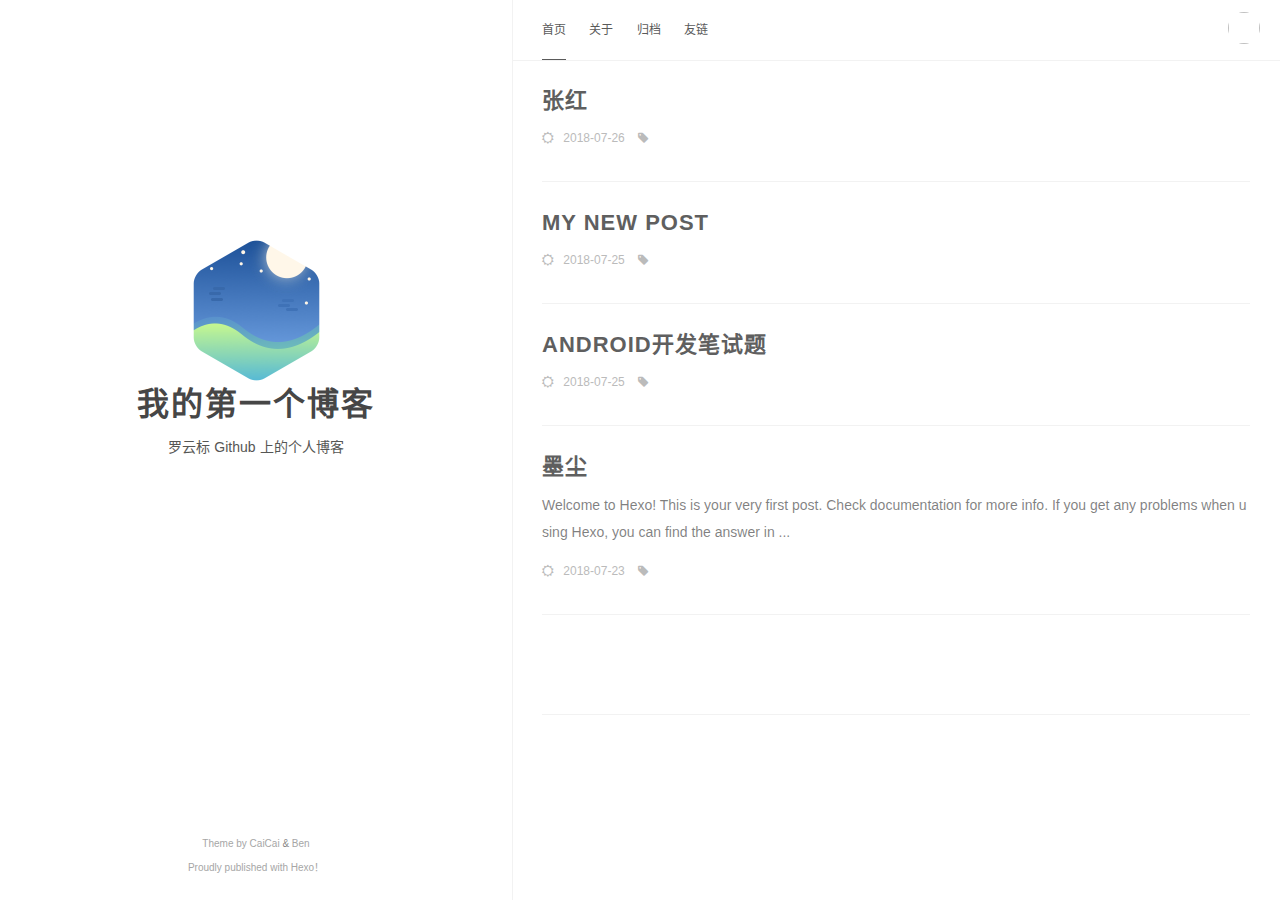
<file: index.html>
<!DOCTYPE html>
<html lang="zh-CN">

<head>
  <meta charset="utf-8">
  <meta name="X-UA-Compatible" content="IE=edge">
  <meta name="author" content="LYB">
  <title>我的第一个博客</title>
  <meta name="description" content="罗云标 Github 上的个人博客">
  <meta name="keywords">
  <meta content="width=device-width, initial-scale=1.0, maximum-scale=1.0, user-scalable=0"
                                                                                  name="viewport">
  <meta content="yes" name="apple-mobile-web-app-capable">
  <meta content="black" name="apple-mobile-web-app-status-bar-style">
  <meta content="telephone=no" name="format-detection">
  <meta name="renderer" content="webkit">
  <link rel="short icon" href="/images/favicon.png" type="image/x-icon">
  <link rel="stylesheet" href="/css/style.css">
  <link rel="stylesheet" href="/css/blog_basic.css">
  <link rel="stylesheet" href="/css/font-awesome.min.css">
  <link rel="alternate" type="application/atom+xml" title="ATOM 1.0" href="/atom.xml">
</head>

<body>
  <div class="sidebar animated fadeInDown">
    <div class="logo-title">
      <div class="title">
        <img src="/images/logo@2x.png" style="width:127px;">
        <h3 title="">
          <a href="/">我的第一个博客</a>
        </h3>
        <div class="description">
          <p>罗云标 Github 上的个人博客</p>
        </div>
      </div>
    </div>
    <ul class="social-links"></ul>
    <div class="footer">
      <a target="_blank" href="/">
        <span>Theme by </span>
      </a>
      <a href="https://www.caicai.me"> CaiCai </a>
      <span>&</span>
      <a href="https://github.com/Ben02/hexo-theme-Anatole"> Ben</a>
      <div class="by_farbox">
        <a href="https://hexo.io/zh-cn/" target="_blank">Proudly published with Hexo&#65281;</a>
      </div>
    </div>
  </div>
  <div class="main">
    <div class="page-top animated fadeInDown">
      <div class="nav">
        <li>
          <a class="current" href="/">首页</a>
        </li>
        <li>
          <a href="/about">关于</a>
        </li>
        <li>
          <a href="/archives">归档</a>
        </li>
        <li>
          <a href="/links">友链</a>
        </li>
      </div>
      <div class="information">
        <div class="back_btn">
          <li>
            <a class="fa fa-chevron-left" onclick="window.history.go(-1)" style="display:none;">
            </a>
          </li>
        </div>
        <div class="avatar">
          <img>
        </div>
      </div>
    </div>
    <div class="autopagerize_page_element">
      <div class="content">
        <div class="post animated fadeInDown">
          <div class="post-title">
            <h3>
              <a href="/2018/07/26/张红/">张红</a>
            </h3>
          </div>
          <div class="post-content">
            <p>
            </p>
          </div>
          <div class="post-footer">
            <div class="meta">
              <div class="info">
                <i class="fa fa-sun-o"></i>
                <span class="date">2018-07-26</span>
                <i class="fa fa-tag"></i>
              </div>
            </div>
          </div>
        </div>
        <div class="post animated fadeInDown">
          <div class="post-title">
            <h3>
              <a href="/2018/07/25/My-New-Post/">My New Post</a>
            </h3>
          </div>
          <div class="post-content">
            <p>
            </p>
          </div>
          <div class="post-footer">
            <div class="meta">
              <div class="info">
                <i class="fa fa-sun-o"></i>
                <span class="date">2018-07-25</span>
                <i class="fa fa-tag"></i>
              </div>
            </div>
          </div>
        </div>
        <div class="post animated fadeInDown">
          <div class="post-title">
            <h3>
              <a href="/2018/07/25/Android开发笔试题/">Android开发笔试题</a>
            </h3>
          </div>
          <div class="post-content">
            <p>
            </p>
          </div>
          <div class="post-footer">
            <div class="meta">
              <div class="info">
                <i class="fa fa-sun-o"></i>
                <span class="date">2018-07-25</span>
                <i class="fa fa-tag"></i>
              </div>
            </div>
          </div>
        </div>
        <div class="post animated fadeInDown">
          <div class="post-title">
            <h3>
              <a href="/2018/07/23/hello-world/">墨尘</a>
            </h3>
          </div>
          <div class="post-content">
            <p>Welcome to Hexo! This is your very first post. Check documentation for
              more info. If you get any problems when using Hexo, you can find the
              answer in ...
            </p>
          </div>
          <div class="post-footer">
            <div class="meta">
              <div class="info">
                <i class="fa fa-sun-o"></i>
                <span class="date">2018-07-23</span>
                <i class="fa fa-tag"></i>
              </div>
            </div>
          </div>
        </div>
        <div class="pagination">
          <ul class="clearfix"></ul>
        </div>
      </div>
    </div>
  </div>
  <script src="/js/jquery.js"></script>
  <script src="/js/jquery-migrate-1.2.1.min.js"></script>
  <script src="/js/jquery.appear.js"></script>
</body>

</html>
</file>
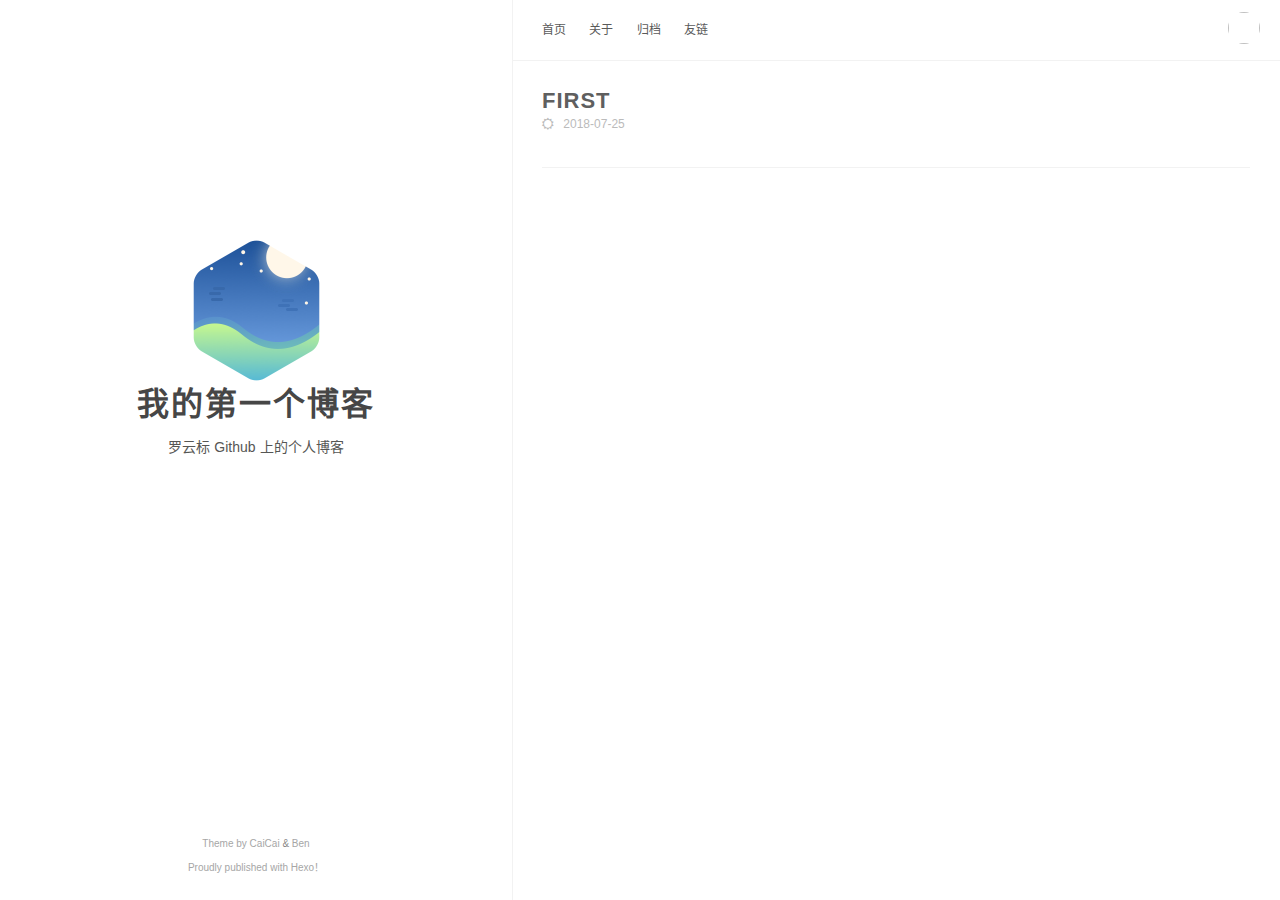
<file: about/index.html>
<!DOCTYPE html>
<html lang="zh-CN">

<head>
  <meta charset="utf-8">
  <meta name="X-UA-Compatible" content="IE=edge">
  <meta name="author" content="LYB">
  <title>first · 我的第一个博客</title>
  <meta name="description" content="">
  <meta name="keywords">
  <meta content="width=device-width, initial-scale=1.0, maximum-scale=1.0, user-scalable=0"
                                                                                  name="viewport">
  <meta content="yes" name="apple-mobile-web-app-capable">
  <meta content="black" name="apple-mobile-web-app-status-bar-style">
  <meta content="telephone=no" name="format-detection">
  <meta name="renderer" content="webkit">
  <link rel="short icon" href="/images/favicon.png" type="image/x-icon">
  <link rel="stylesheet" href="/css/style.css">
  <link rel="stylesheet" href="/css/blog_basic.css">
  <link rel="stylesheet" href="/css/font-awesome.min.css">
  <link rel="alternate" type="application/atom+xml" title="ATOM 1.0" href="/atom.xml">
</head>

<body>
  <div class="sidebar animated fadeInDown">
    <div class="logo-title">
      <div class="title">
        <img src="/images/logo@2x.png" style="width:127px;">
        <h3 title="">
          <a href="/">我的第一个博客</a>
        </h3>
        <div class="description">
          <p>罗云标 Github 上的个人博客</p>
        </div>
      </div>
    </div>
    <ul class="social-links"></ul>
    <div class="footer">
      <a target="_blank" href="/">
        <span>Theme by </span>
      </a>
      <a href="https://www.caicai.me"> CaiCai </a>
      <span>&</span>
      <a href="https://github.com/Ben02/hexo-theme-Anatole"> Ben</a>
      <div class="by_farbox">
        <a href="https://hexo.io/zh-cn/" target="_blank">Proudly published with Hexo&#65281;</a>
      </div>
    </div>
  </div>
  <div class="main">
    <div class="page-top animated fadeInDown">
      <div class="nav">
        <li>
          <a href="/">首页</a>
        </li>
        <li>
          <a href="/about">关于</a>
        </li>
        <li>
          <a href="/archives">归档</a>
        </li>
        <li>
          <a href="/links">友链</a>
        </li>
      </div>
      <div class="information">
        <div class="back_btn">
          <li>
            <a class="fa fa-chevron-left" onclick="window.history.go(-1)" style="display:none;">
            </a>
          </li>
        </div>
        <div class="avatar">
          <img>
        </div>
      </div>
    </div>
    <div class="autopagerize_page_element">
      <div class="content">
        <div class="post-page">
          <div class="post animated fadeInDown">
            <div class="post-title">
              <h3>
                <a>first</a>
              </h3>
            </div>
            <div class="post-content">
            </div>
            <div class="post-footer">
              <div class="meta">
                <div class="info">
                  <i class="fa fa-sun-o"></i>
                  <span class="date">2018-07-25</span>
                </div>
              </div>
            </div>
          </div>
        </div>
      </div>
    </div>
  </div>
  <script src="/js/jquery.js"></script>
  <script src="/js/jquery-migrate-1.2.1.min.js"></script>
  <script src="/js/jquery.appear.js"></script>
</body>

</html>
</file>
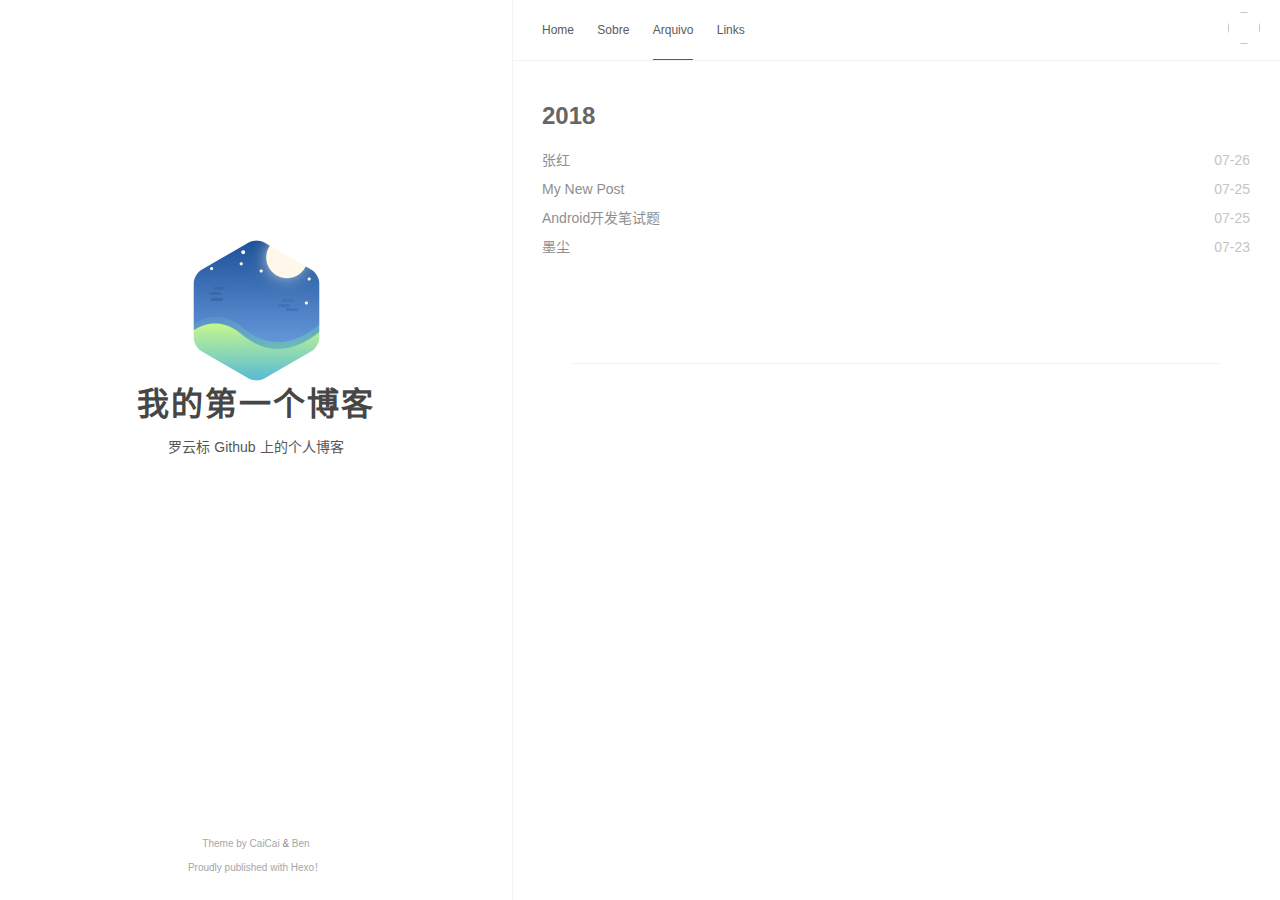
<file: archives/index.html>
<!DOCTYPE html>
<html lang="zh-CN">

<head>
  <meta charset="utf-8">
  <meta name="X-UA-Compatible" content="IE=edge">
  <meta name="author" content="LYB">
  <title>归档 · 我的第一个博客</title>
  <meta name="description" content="归档页面 - 我的第一个博客">
  <meta name="keywords">
  <meta content="width=device-width, initial-scale=1.0, maximum-scale=1.0, user-scalable=0"
                                                                                  name="viewport">
  <meta content="yes" name="apple-mobile-web-app-capable">
  <meta content="black" name="apple-mobile-web-app-status-bar-style">
  <meta content="telephone=no" name="format-detection">
  <meta name="renderer" content="webkit">
  <link rel="short icon" href="/images/favicon.png" type="image/x-icon">
  <link rel="stylesheet" href="/css/style.css">
  <link rel="stylesheet" href="/css/blog_basic.css">
  <link rel="stylesheet" href="/css/font-awesome.min.css">
  <link rel="alternate" type="application/atom+xml" title="ATOM 1.0" href="/atom.xml">
</head>

<body>
  <div class="sidebar animated fadeInDown">
    <div class="logo-title">
      <div class="title">
        <img src="/images/logo@2x.png" style="width:127px;">
        <h3 title="">
          <a href="/">我的第一个博客</a>
        </h3>
        <div class="description">
          <p>罗云标 Github 上的个人博客</p>
        </div>
      </div>
    </div>
    <ul class="social-links"></ul>
    <div class="footer">
      <a target="_blank" href="/">
        <span>Theme by </span>
      </a>
      <a href="https://www.caicai.me"> CaiCai </a>
      <span>&</span>
      <a href="https://github.com/Ben02/hexo-theme-Anatole"> Ben</a>
      <div class="by_farbox">
        <a href="https://hexo.io/zh-cn/" target="_blank">Proudly published with Hexo&#65281;</a>
      </div>
    </div>
  </div>
  <div class="main">
    <div class="page-top animated fadeInDown">
      <div class="nav">
        <li>
          <a href="/">Home</a>
        </li>
        <li>
          <a href="/about">Sobre</a>
        </li>
        <li>
          <a class="current" href="/archives">Arquivo</a>
        </li>
        <li>
          <a href="/links">Links</a>
        </li>
      </div>
      <div class="information">
        <div class="back_btn">
          <li>
            <a class="fa fa-chevron-left" onclick="window.history.go(-1)" style="display:none;">
            </a>
          </li>
        </div>
        <div class="avatar">
          <img>
        </div>
      </div>
    </div>
    <div class="autopagerize_page_element">
      <div class="content">
        <div class="archive animated fadeInDown">
          <ul class="list-with-title">
            <div class="archive">
              <div class="listing-title">2018</div>
              <ul class="listing">
                <div class="listing-item">
                  <div class="listing-post">
                    <a href="/2018/07/26/张红/" title="张红">张红</a>
                    <div class="post-time">
                      <span class="date">07-26</span>
                    </div>
                  </div>
                </div>
                <div class="listing-item">
                  <div class="listing-post">
                    <a href="/2018/07/25/My-New-Post/" title="My New Post">My New Post</a>
                    <div class="post-time">
                      <span class="date">07-25</span>
                    </div>
                  </div>
                </div>
                <div class="listing-item">
                  <div class="listing-post">
                    <a href="/2018/07/25/Android开发笔试题/" title="Android开发笔试题">Android开发笔试题</a>
                    <div class="post-time">
                      <span class="date">07-25</span>
                    </div>
                  </div>
                </div>
                <div class="listing-item">
                  <div class="listing-post">
                    <a href="/2018/07/23/hello-world/" title="墨尘">墨尘</a>
                    <div class="post-time">
                      <span class="date">07-23</span>
                    </div>
                  </div>
                </div>
            </div>
            <div class="pagination">
              <ul class="clearfix"></ul>
            </div>
            </ul>
        </div>
      </div>
    </div>
  </div>
  <script src="/js/jquery.js"></script>
  <script src="/js/jquery-migrate-1.2.1.min.js"></script>
  <script src="/js/jquery.appear.js"></script>
</body>

</html>
</file>
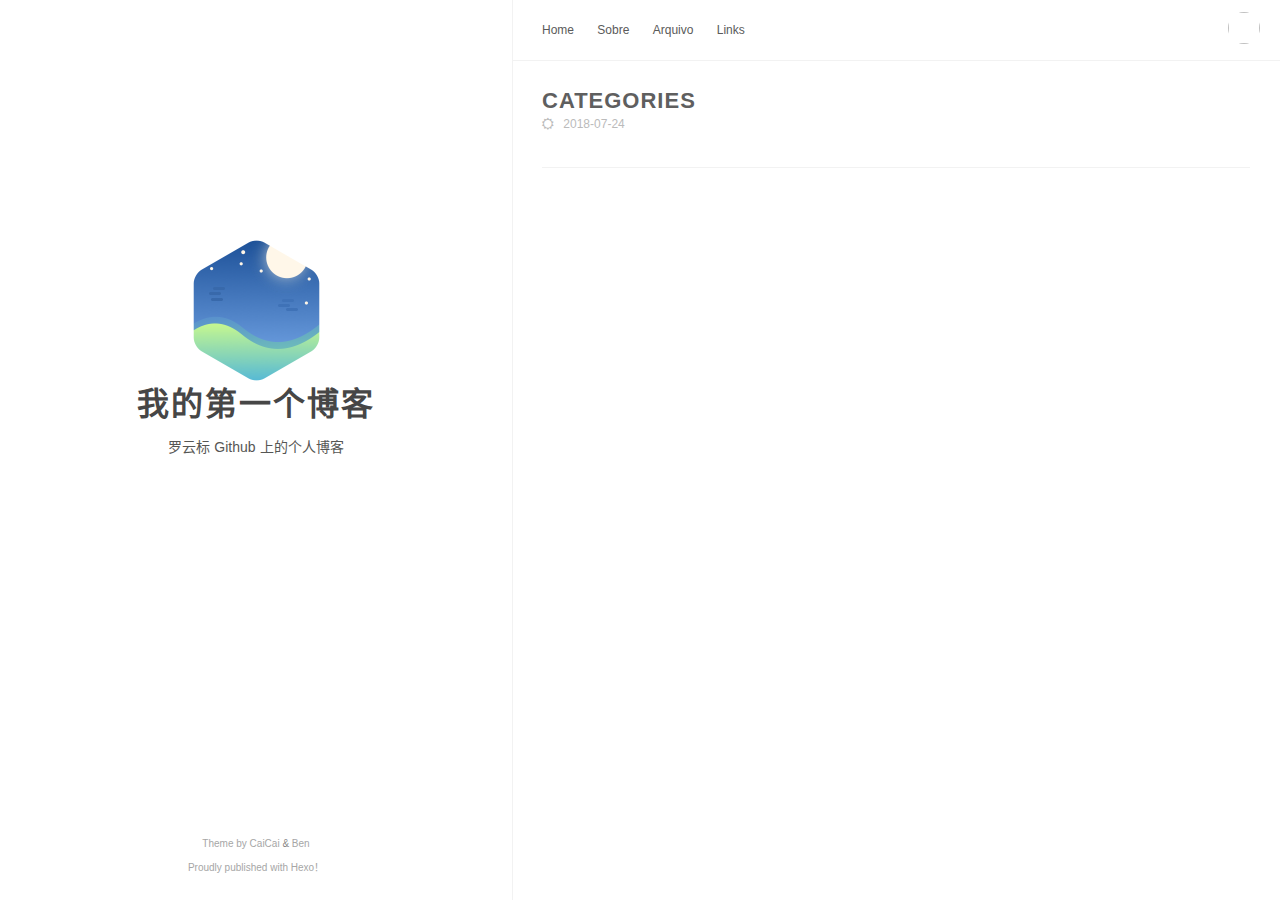
<file: categories/index.html>
<!DOCTYPE html>
<html lang="zh-CN">

<head>
  <meta charset="utf-8">
  <meta name="X-UA-Compatible" content="IE=edge">
  <meta name="author" content="LYB">
  <title>categories · 我的第一个博客</title>
  <meta name="description" content="">
  <meta name="keywords">
  <meta content="width=device-width, initial-scale=1.0, maximum-scale=1.0, user-scalable=0"
                                                                                  name="viewport">
  <meta content="yes" name="apple-mobile-web-app-capable">
  <meta content="black" name="apple-mobile-web-app-status-bar-style">
  <meta content="telephone=no" name="format-detection">
  <meta name="renderer" content="webkit">
  <link rel="short icon" href="/images/favicon.png" type="image/x-icon">
  <link rel="stylesheet" href="/css/style.css">
  <link rel="stylesheet" href="/css/blog_basic.css">
  <link rel="stylesheet" href="/css/font-awesome.min.css">
  <link rel="alternate" type="application/atom+xml" title="ATOM 1.0" href="/atom.xml">
</head>

<body>
  <div class="sidebar animated fadeInDown">
    <div class="logo-title">
      <div class="title">
        <img src="/images/logo@2x.png" style="width:127px;">
        <h3 title="">
          <a href="/">我的第一个博客</a>
        </h3>
        <div class="description">
          <p>罗云标 Github 上的个人博客</p>
        </div>
      </div>
    </div>
    <ul class="social-links"></ul>
    <div class="footer">
      <a target="_blank" href="/">
        <span>Theme by </span>
      </a>
      <a href="https://www.caicai.me"> CaiCai </a>
      <span>&</span>
      <a href="https://github.com/Ben02/hexo-theme-Anatole"> Ben</a>
      <div class="by_farbox">
        <a href="https://hexo.io/zh-cn/" target="_blank">Proudly published with Hexo&#65281;</a>
      </div>
    </div>
  </div>
  <div class="main">
    <div class="page-top animated fadeInDown">
      <div class="nav">
        <li>
          <a href="/">Home</a>
        </li>
        <li>
          <a href="/about">Sobre</a>
        </li>
        <li>
          <a href="/archives">Arquivo</a>
        </li>
        <li>
          <a href="/links">Links</a>
        </li>
      </div>
      <div class="information">
        <div class="back_btn">
          <li>
            <a class="fa fa-chevron-left" onclick="window.history.go(-1)" style="display:none;">
            </a>
          </li>
        </div>
        <div class="avatar">
          <img>
        </div>
      </div>
    </div>
    <div class="autopagerize_page_element">
      <div class="content">
        <div class="post-page">
          <div class="post animated fadeInDown">
            <div class="post-title">
              <h3>
                <a>categories</a>
              </h3>
            </div>
            <div class="post-content">
            </div>
            <div class="post-footer">
              <div class="meta">
                <div class="info">
                  <i class="fa fa-sun-o"></i>
                  <span class="date">2018-07-24</span>
                </div>
              </div>
            </div>
          </div>
        </div>
      </div>
    </div>
  </div>
  <script src="/js/jquery.js"></script>
  <script src="/js/jquery-migrate-1.2.1.min.js"></script>
  <script src="/js/jquery.appear.js"></script>
</body>

</html>
</file>
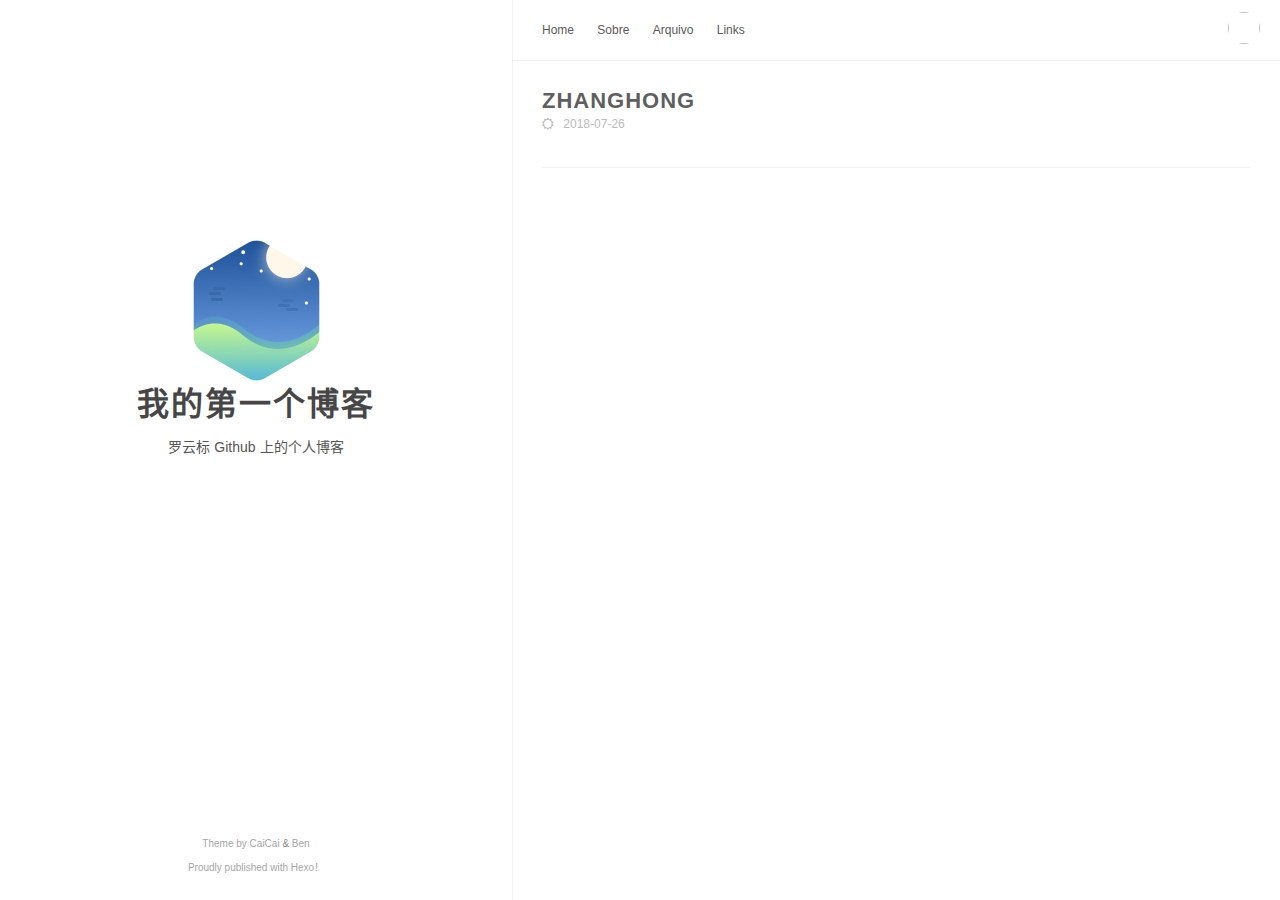
<file: zhanghong/index.html>
<!DOCTYPE html>
<html lang="zh-CN">

<head>
  <meta charset="utf-8">
  <meta name="X-UA-Compatible" content="IE=edge">
  <meta name="author" content="LYB">
  <title>zhanghong · 我的第一个博客</title>
  <meta name="description" content="">
  <meta name="keywords">
  <meta content="width=device-width, initial-scale=1.0, maximum-scale=1.0, user-scalable=0"
                                                                                  name="viewport">
  <meta content="yes" name="apple-mobile-web-app-capable">
  <meta content="black" name="apple-mobile-web-app-status-bar-style">
  <meta content="telephone=no" name="format-detection">
  <meta name="renderer" content="webkit">
  <link rel="short icon" href="/images/favicon.png" type="image/x-icon">
  <link rel="stylesheet" href="/css/style.css">
  <link rel="stylesheet" href="/css/blog_basic.css">
  <link rel="stylesheet" href="/css/font-awesome.min.css">
  <link rel="alternate" type="application/atom+xml" title="ATOM 1.0" href="/atom.xml">
</head>

<body>
  <div class="sidebar animated fadeInDown">
    <div class="logo-title">
      <div class="title">
        <img src="/images/logo@2x.png" style="width:127px;">
        <h3 title="">
          <a href="/">我的第一个博客</a>
        </h3>
        <div class="description">
          <p>罗云标 Github 上的个人博客</p>
        </div>
      </div>
    </div>
    <ul class="social-links"></ul>
    <div class="footer">
      <a target="_blank" href="/">
        <span>Theme by </span>
      </a>
      <a href="https://www.caicai.me"> CaiCai </a>
      <span>&</span>
      <a href="https://github.com/Ben02/hexo-theme-Anatole"> Ben</a>
      <div class="by_farbox">
        <a href="https://hexo.io/zh-cn/" target="_blank">Proudly published with Hexo&#65281;</a>
      </div>
    </div>
  </div>
  <div class="main">
    <div class="page-top animated fadeInDown">
      <div class="nav">
        <li>
          <a href="/">Home</a>
        </li>
        <li>
          <a href="/about">Sobre</a>
        </li>
        <li>
          <a href="/archives">Arquivo</a>
        </li>
        <li>
          <a href="/links">Links</a>
        </li>
      </div>
      <div class="information">
        <div class="back_btn">
          <li>
            <a class="fa fa-chevron-left" onclick="window.history.go(-1)" style="display:none;">
            </a>
          </li>
        </div>
        <div class="avatar">
          <img>
        </div>
      </div>
    </div>
    <div class="autopagerize_page_element">
      <div class="content">
        <div class="post-page">
          <div class="post animated fadeInDown">
            <div class="post-title">
              <h3>
                <a>zhanghong</a>
              </h3>
            </div>
            <div class="post-content">
            </div>
            <div class="post-footer">
              <div class="meta">
                <div class="info">
                  <i class="fa fa-sun-o"></i>
                  <span class="date">2018-07-26</span>
                </div>
              </div>
            </div>
          </div>
        </div>
      </div>
    </div>
  </div>
  <script src="/js/jquery.js"></script>
  <script src="/js/jquery-migrate-1.2.1.min.js"></script>
  <script src="/js/jquery.appear.js"></script>
</body>

</html>
</file>
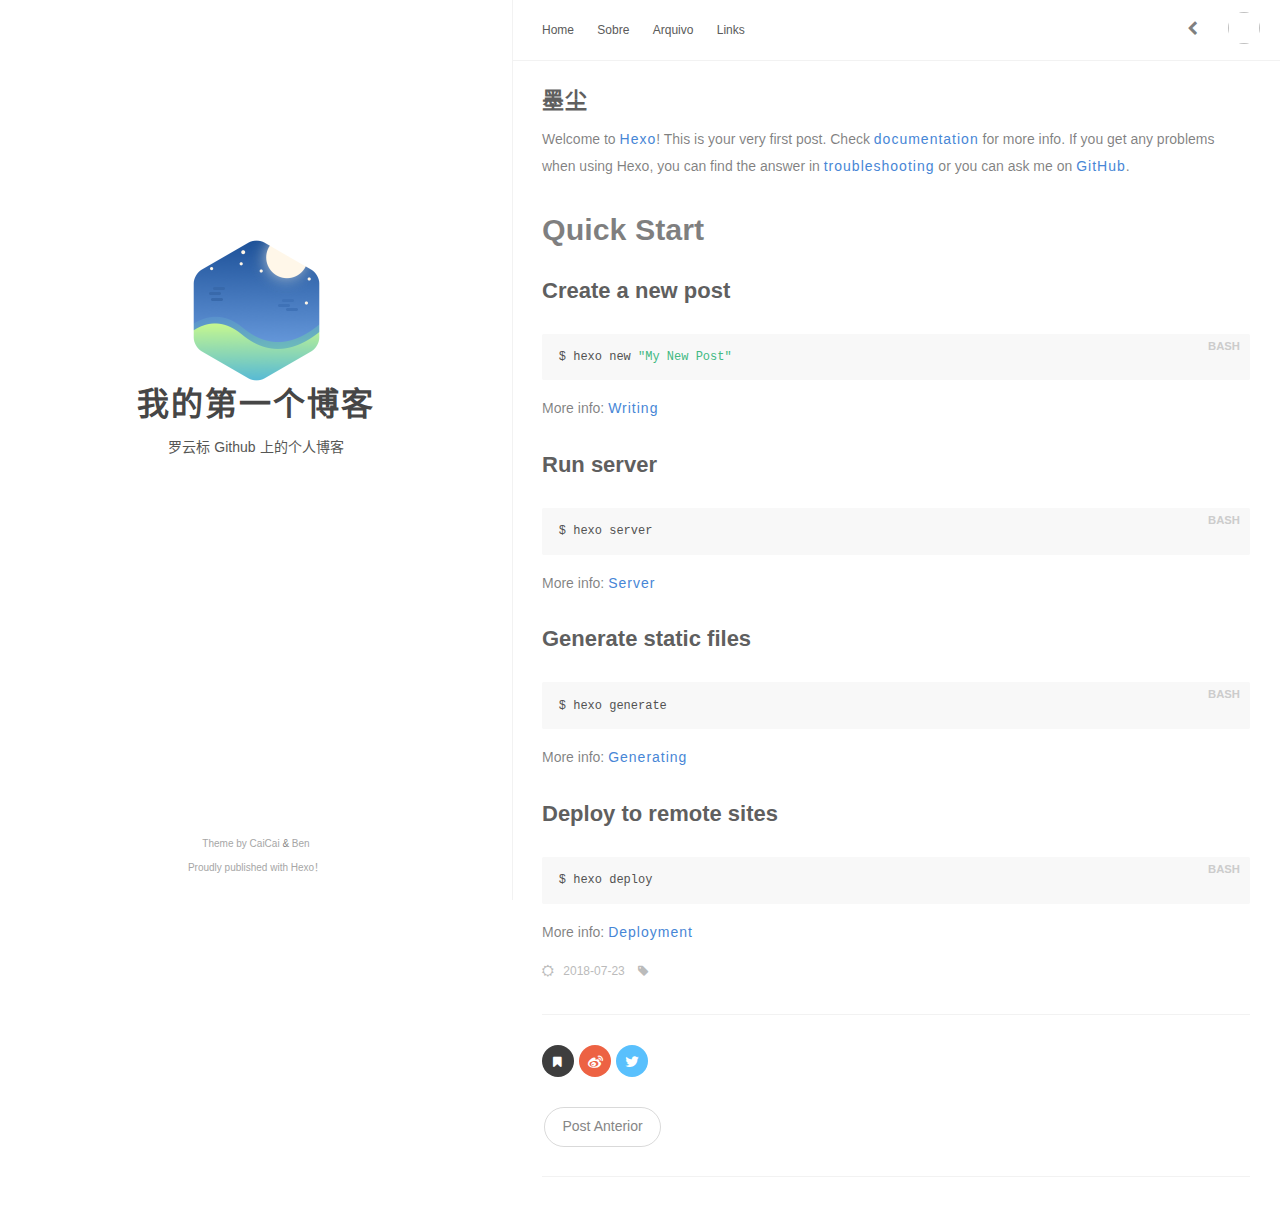
<file: 2018/07/23/hello-world/index.html>
<!DOCTYPE html>
<html lang="zh-CN">

<head>
  <meta charset="utf-8">
  <meta name="X-UA-Compatible" content="IE=edge">
  <meta name="author" content="LYB">
  <title>墨尘 · 我的第一个博客</title>
  <meta name="description" content="Welcome to
  Hexo! This is your very first post. Check
  documentation for more info. If you get any problems when using Hexo, you can
  find the answ">
  <meta name="keywords">
  <meta content="width=device-width, initial-scale=1.0, maximum-scale=1.0, user-scalable=0"
                                                                                  name="viewport">
  <meta content="yes" name="apple-mobile-web-app-capable">
  <meta content="black" name="apple-mobile-web-app-status-bar-style">
  <meta content="telephone=no" name="format-detection">
  <meta name="renderer" content="webkit">
  <link rel="short icon" href="/images/favicon.png" type="image/x-icon">
  <link rel="stylesheet" href="/css/style.css">
  <link rel="stylesheet" href="/css/blog_basic.css">
  <link rel="stylesheet" href="/css/font-awesome.min.css">
  <link rel="alternate" type="application/atom+xml" title="ATOM 1.0" href="/atom.xml">
</head>

<body>
  <div class="sidebar animated fadeInDown">
    <div class="logo-title">
      <div class="title">
        <img src="/images/logo@2x.png" style="width:127px;">
        <h3 title="">
          <a href="/">我的第一个博客</a>
        </h3>
        <div class="description">
          <p>罗云标 Github 上的个人博客</p>
        </div>
      </div>
    </div>
    <ul class="social-links"></ul>
    <div class="footer">
      <a target="_blank" href="/">
        <span>Theme by </span>
      </a>
      <a href="https://www.caicai.me"> CaiCai </a>
      <span>&</span>
      <a href="https://github.com/Ben02/hexo-theme-Anatole"> Ben</a>
      <div class="by_farbox">
        <a href="https://hexo.io/zh-cn/" target="_blank">Proudly published with Hexo&#65281;</a>
      </div>
    </div>
  </div>
  <div class="main">
    <div class="page-top animated fadeInDown">
      <div class="nav">
        <li>
          <a href="/">Home</a>
        </li>
        <li>
          <a href="/about">Sobre</a>
        </li>
        <li>
          <a href="/archives">Arquivo</a>
        </li>
        <li>
          <a href="/links">Links</a>
        </li>
      </div>
      <div class="information">
        <div class="back_btn">
          <li>
            <a class="fa fa-chevron-left" onclick="window.history.go(-1)"> </a>
          </li>
        </div>
        <div class="avatar">
          <img>
        </div>
      </div>
    </div>
    <div class="autopagerize_page_element">
      <div class="content">
        <div class="post-page">
          <div class="post animated fadeInDown">
            <div class="post-title">
              <h3>
                <a>墨尘</a>
              </h3>
            </div>
            <div class="post-content">
              <p>Welcome to
                <a href="https://hexo.io/" target="_blank" rel="noopener">Hexo</a>! This is your very first post. Check
                <a href="https://hexo.io/docs/" target="_blank" rel="noopener">documentation</a> for more info. If you get any problems when using
                Hexo, you can find the answer in
                <a href="https://hexo.io/docs/troubleshooting.html" target="_blank" rel="noopener">troubleshooting</a> or you can ask me on
                <a href="https://github.com/hexojs/hexo/issues" target="_blank" rel="noopener">GitHub</a>.</p>
              <h2 id="Quick-Start">
                <a href="#Quick-Start" class="headerlink" title="Quick Start"></a>Quick Start</h2>
              <h3 id="Create-a-new-post">
                <a href="#Create-a-new-post" class="headerlink" title="Create a new post"></a>Create a new post</h3>
              <figure class="highlight bash">
                <table>
                  <tr>
                    <td class="code">
                      <pre><span class="line">$ hexo new <span class="string">"My New Post"</span></span><br></pre>
                    </td>
                  </tr>
                </table>
              </figure>
              <p>More info:
                <a href="https://hexo.io/docs/writing.html" target="_blank" rel="noopener">Writing</a>
              </p>
              <h3 id="Run-server">
                <a href="#Run-server" class="headerlink" title="Run server"></a>Run server</h3>
              <figure class="highlight bash">
                <table>
                  <tr>
                    <td class="code">
                      <pre><span class="line">$ hexo server</span><br></pre>
                    </td>
                  </tr>
                </table>
              </figure>
              <p>More info:
                <a href="https://hexo.io/docs/server.html" target="_blank" rel="noopener">Server</a>
              </p>
              <h3 id="Generate-static-files">
                <a href="#Generate-static-files" class="headerlink" title="Generate static files"></a>Generate static files</h3>
              <figure class="highlight bash">
                <table>
                  <tr>
                    <td class="code">
                      <pre><span class="line">$ hexo generate</span><br></pre>
                    </td>
                  </tr>
                </table>
              </figure>
              <p>More info:
                <a href="https://hexo.io/docs/generating.html" target="_blank" rel="noopener">Generating</a>
              </p>
              <h3 id="Deploy-to-remote-sites">
                <a href="#Deploy-to-remote-sites" class="headerlink" title="Deploy to remote sites"></a>Deploy to remote sites</h3>
              <figure class="highlight bash">
                <table>
                  <tr>
                    <td class="code">
                      <pre><span class="line">$ hexo deploy</span><br></pre>
                    </td>
                  </tr>
                </table>
              </figure>
              <p>More info:
                <a href="https://hexo.io/docs/deployment.html" target="_blank" rel="noopener">Deployment</a>
              </p>
            </div>
            <div class="post-footer">
              <div class="meta">
                <div class="info">
                  <i class="fa fa-sun-o"></i>
                  <span class="date">2018-07-23</span>
                  <i class="fa fa-tag"></i>
                </div>
              </div>
            </div>
          </div>
          <div class="share">
            <div class="evernote">
              <a class="fa fa-bookmark" href="javascript:(function(){EN_CLIP_HOST='http://www.evernote.com';try{var%20x=document.createElement('SCRIPT');x.type='text/javascript';x.src=EN_CLIP_HOST+'/public/bookmarkClipper.js?'+(new%20Date().getTime()/100000);document.getElementsByTagName('head')[0].appendChild(x);}catch(e){location.href=EN_CLIP_HOST+'/clip.action?url='+encodeURIComponent(location.href)+'&amp;title='+encodeURIComponent(document.title);}})();"
                                                                                              ref="nofollow" target="_blank"></a>
            </div>
            <div class="weibo">
              <a class="fa fa-weibo" href="javascript:void((function(s,d,e){try{}catch(e){}var f='http://service.weibo.com/share/share.php?',u=d.location.href,p=['url=',e(u),'&amp;title=',e(d.title),'&amp;appkey=2924220432'].join('');function a(){if(!window.open([f,p].join(''),'mb',['toolbar=0,status=0,resizable=1,width=620,height=450,left=',(s.width-620)/2,',top=',(s.height-450)/2].join('')))u.href=[f,p].join('');};if(/Firefox/.test(navigator.userAgent)){setTimeout(a,0)}else{a()}})(screen,document,encodeURIComponent));"></a>
            </div>
            <div class="twitter">
              <a class="fa fa-twitter" href="http://twitter.com/home?status=,http://lybcos.github.io/2018/07/23/hello-world/,我的第一个博客,墨尘,;"></a>
            </div>
          </div>
          <div class="pagination">
            <ul class="clearfix">
              <li class="pre pagbuttons">
                <a class="btn" role="navigation" href="/2018/07/25/Android开发笔试题/" title="Android开发笔试题">Post Anterior</a>
              </li>
            </ul>
          </div>
        </div>
      </div>
    </div>
  </div>
  <script src="/js/jquery.js"></script>
  <script src="/js/jquery-migrate-1.2.1.min.js"></script>
  <script src="/js/jquery.appear.js"></script>
</body>

</html>
</file>
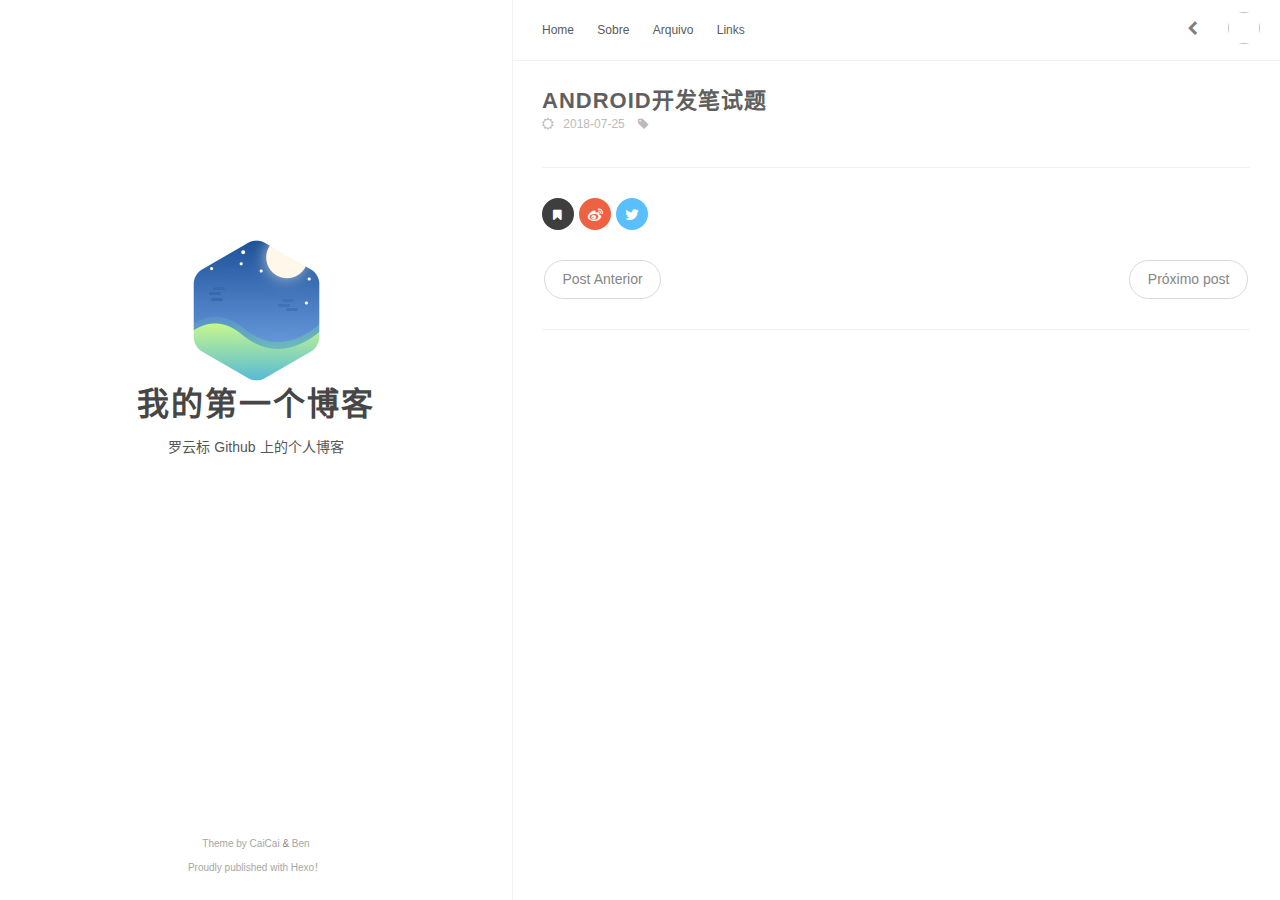
<file: 2018/07/25/Android开发笔试题/index.html>
<!DOCTYPE html>
<html lang="zh-CN">

<head>
  <meta charset="utf-8">
  <meta name="X-UA-Compatible" content="IE=edge">
  <meta name="author" content="LYB">
  <title>Android开发笔试题 · 我的第一个博客</title>
  <meta name="description" content="">
  <meta name="keywords">
  <meta content="width=device-width, initial-scale=1.0, maximum-scale=1.0, user-scalable=0"
                                                                                  name="viewport">
  <meta content="yes" name="apple-mobile-web-app-capable">
  <meta content="black" name="apple-mobile-web-app-status-bar-style">
  <meta content="telephone=no" name="format-detection">
  <meta name="renderer" content="webkit">
  <link rel="short icon" href="/images/favicon.png" type="image/x-icon">
  <link rel="stylesheet" href="/css/style.css">
  <link rel="stylesheet" href="/css/blog_basic.css">
  <link rel="stylesheet" href="/css/font-awesome.min.css">
  <link rel="alternate" type="application/atom+xml" title="ATOM 1.0" href="/atom.xml">
</head>

<body>
  <div class="sidebar animated fadeInDown">
    <div class="logo-title">
      <div class="title">
        <img src="/images/logo@2x.png" style="width:127px;">
        <h3 title="">
          <a href="/">我的第一个博客</a>
        </h3>
        <div class="description">
          <p>罗云标 Github 上的个人博客</p>
        </div>
      </div>
    </div>
    <ul class="social-links"></ul>
    <div class="footer">
      <a target="_blank" href="/">
        <span>Theme by </span>
      </a>
      <a href="https://www.caicai.me"> CaiCai </a>
      <span>&</span>
      <a href="https://github.com/Ben02/hexo-theme-Anatole"> Ben</a>
      <div class="by_farbox">
        <a href="https://hexo.io/zh-cn/" target="_blank">Proudly published with Hexo&#65281;</a>
      </div>
    </div>
  </div>
  <div class="main">
    <div class="page-top animated fadeInDown">
      <div class="nav">
        <li>
          <a href="/">Home</a>
        </li>
        <li>
          <a href="/about">Sobre</a>
        </li>
        <li>
          <a href="/archives">Arquivo</a>
        </li>
        <li>
          <a href="/links">Links</a>
        </li>
      </div>
      <div class="information">
        <div class="back_btn">
          <li>
            <a class="fa fa-chevron-left" onclick="window.history.go(-1)"> </a>
          </li>
        </div>
        <div class="avatar">
          <img>
        </div>
      </div>
    </div>
    <div class="autopagerize_page_element">
      <div class="content">
        <div class="post-page">
          <div class="post animated fadeInDown">
            <div class="post-title">
              <h3>
                <a>Android开发笔试题</a>
              </h3>
            </div>
            <div class="post-content">
            </div>
            <div class="post-footer">
              <div class="meta">
                <div class="info">
                  <i class="fa fa-sun-o"></i>
                  <span class="date">2018-07-25</span>
                  <i class="fa fa-tag"></i>
                </div>
              </div>
            </div>
          </div>
          <div class="share">
            <div class="evernote">
              <a class="fa fa-bookmark" href="javascript:(function(){EN_CLIP_HOST='http://www.evernote.com';try{var%20x=document.createElement('SCRIPT');x.type='text/javascript';x.src=EN_CLIP_HOST+'/public/bookmarkClipper.js?'+(new%20Date().getTime()/100000);document.getElementsByTagName('head')[0].appendChild(x);}catch(e){location.href=EN_CLIP_HOST+'/clip.action?url='+encodeURIComponent(location.href)+'&amp;title='+encodeURIComponent(document.title);}})();"
                                                                                              ref="nofollow" target="_blank"></a>
            </div>
            <div class="weibo">
              <a class="fa fa-weibo" href="javascript:void((function(s,d,e){try{}catch(e){}var f='http://service.weibo.com/share/share.php?',u=d.location.href,p=['url=',e(u),'&amp;title=',e(d.title),'&amp;appkey=2924220432'].join('');function a(){if(!window.open([f,p].join(''),'mb',['toolbar=0,status=0,resizable=1,width=620,height=450,left=',(s.width-620)/2,',top=',(s.height-450)/2].join('')))u.href=[f,p].join('');};if(/Firefox/.test(navigator.userAgent)){setTimeout(a,0)}else{a()}})(screen,document,encodeURIComponent));"></a>
            </div>
            <div class="twitter">
              <a class="fa fa-twitter" href="http://twitter.com/home?status=,http://lybcos.github.io/2018/07/25/Android开发笔试题/,我的第一个博客,Android开发笔试题,;"></a>
            </div>
          </div>
          <div class="pagination">
            <ul class="clearfix">
              <li class="pre pagbuttons">
                <a class="btn" role="navigation" href="/2018/07/25/My-New-Post/" title="My New Post">Post Anterior</a>
              </li>
              <li class="next pagbuttons">
                <a class="btn" role="navigation" href="/2018/07/23/hello-world/" title="墨尘">Próximo post</a>
              </li>
            </ul>
          </div>
        </div>
      </div>
    </div>
  </div>
  <script src="/js/jquery.js"></script>
  <script src="/js/jquery-migrate-1.2.1.min.js"></script>
  <script src="/js/jquery.appear.js"></script>
</body>

</html>
</file>
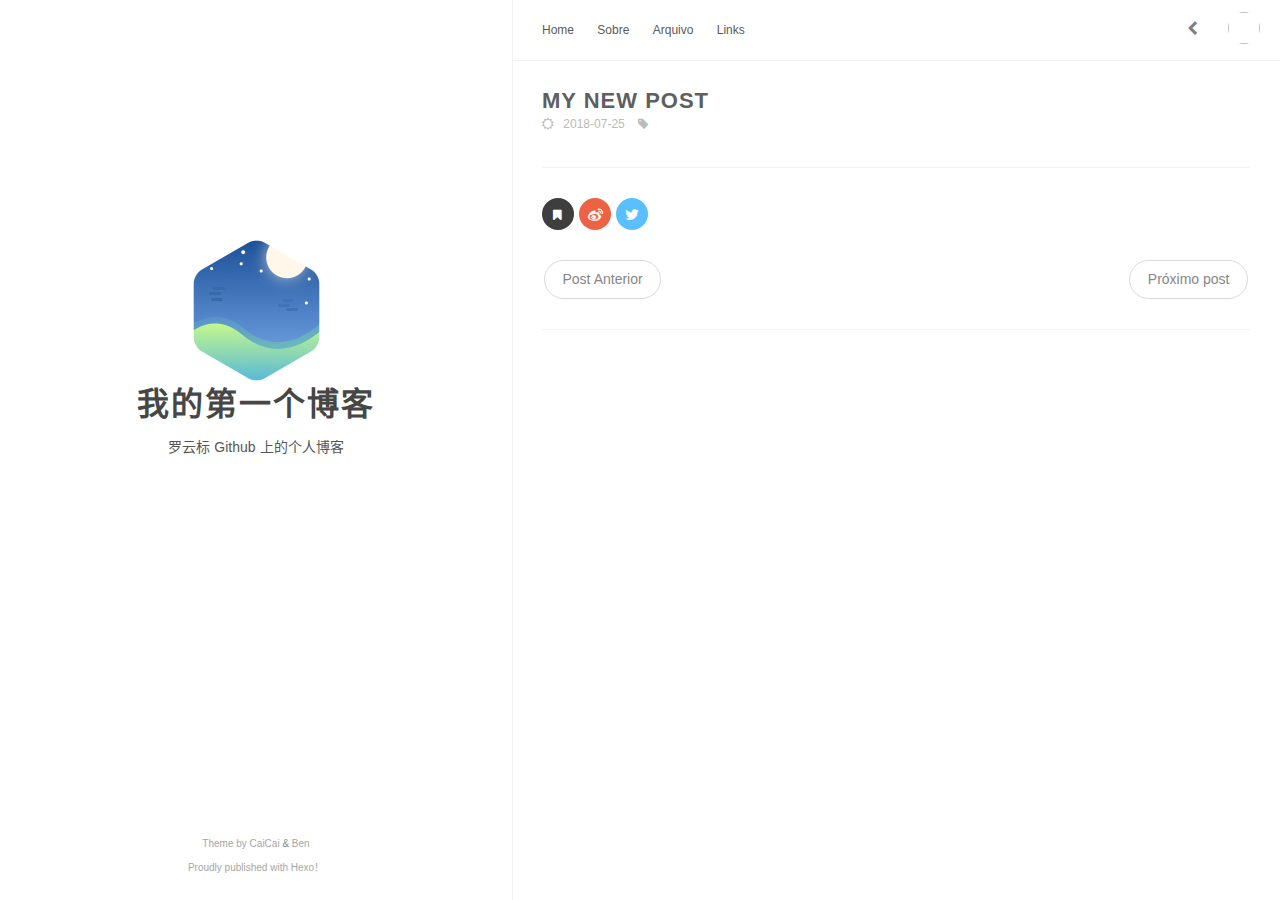
<file: 2018/07/25/My-New-Post/index.html>
<!DOCTYPE html>
<html lang="zh-CN">

<head>
  <meta charset="utf-8">
  <meta name="X-UA-Compatible" content="IE=edge">
  <meta name="author" content="LYB">
  <title>My New Post · 我的第一个博客</title>
  <meta name="description" content="">
  <meta name="keywords">
  <meta content="width=device-width, initial-scale=1.0, maximum-scale=1.0, user-scalable=0"
                                                                                  name="viewport">
  <meta content="yes" name="apple-mobile-web-app-capable">
  <meta content="black" name="apple-mobile-web-app-status-bar-style">
  <meta content="telephone=no" name="format-detection">
  <meta name="renderer" content="webkit">
  <link rel="short icon" href="/images/favicon.png" type="image/x-icon">
  <link rel="stylesheet" href="/css/style.css">
  <link rel="stylesheet" href="/css/blog_basic.css">
  <link rel="stylesheet" href="/css/font-awesome.min.css">
  <link rel="alternate" type="application/atom+xml" title="ATOM 1.0" href="/atom.xml">
</head>

<body>
  <div class="sidebar animated fadeInDown">
    <div class="logo-title">
      <div class="title">
        <img src="/images/logo@2x.png" style="width:127px;">
        <h3 title="">
          <a href="/">我的第一个博客</a>
        </h3>
        <div class="description">
          <p>罗云标 Github 上的个人博客</p>
        </div>
      </div>
    </div>
    <ul class="social-links"></ul>
    <div class="footer">
      <a target="_blank" href="/">
        <span>Theme by </span>
      </a>
      <a href="https://www.caicai.me"> CaiCai </a>
      <span>&</span>
      <a href="https://github.com/Ben02/hexo-theme-Anatole"> Ben</a>
      <div class="by_farbox">
        <a href="https://hexo.io/zh-cn/" target="_blank">Proudly published with Hexo&#65281;</a>
      </div>
    </div>
  </div>
  <div class="main">
    <div class="page-top animated fadeInDown">
      <div class="nav">
        <li>
          <a href="/">Home</a>
        </li>
        <li>
          <a href="/about">Sobre</a>
        </li>
        <li>
          <a href="/archives">Arquivo</a>
        </li>
        <li>
          <a href="/links">Links</a>
        </li>
      </div>
      <div class="information">
        <div class="back_btn">
          <li>
            <a class="fa fa-chevron-left" onclick="window.history.go(-1)"> </a>
          </li>
        </div>
        <div class="avatar">
          <img>
        </div>
      </div>
    </div>
    <div class="autopagerize_page_element">
      <div class="content">
        <div class="post-page">
          <div class="post animated fadeInDown">
            <div class="post-title">
              <h3>
                <a>My New Post</a>
              </h3>
            </div>
            <div class="post-content">
            </div>
            <div class="post-footer">
              <div class="meta">
                <div class="info">
                  <i class="fa fa-sun-o"></i>
                  <span class="date">2018-07-25</span>
                  <i class="fa fa-tag"></i>
                </div>
              </div>
            </div>
          </div>
          <div class="share">
            <div class="evernote">
              <a class="fa fa-bookmark" href="javascript:(function(){EN_CLIP_HOST='http://www.evernote.com';try{var%20x=document.createElement('SCRIPT');x.type='text/javascript';x.src=EN_CLIP_HOST+'/public/bookmarkClipper.js?'+(new%20Date().getTime()/100000);document.getElementsByTagName('head')[0].appendChild(x);}catch(e){location.href=EN_CLIP_HOST+'/clip.action?url='+encodeURIComponent(location.href)+'&amp;title='+encodeURIComponent(document.title);}})();"
                                                                                              ref="nofollow" target="_blank"></a>
            </div>
            <div class="weibo">
              <a class="fa fa-weibo" href="javascript:void((function(s,d,e){try{}catch(e){}var f='http://service.weibo.com/share/share.php?',u=d.location.href,p=['url=',e(u),'&amp;title=',e(d.title),'&amp;appkey=2924220432'].join('');function a(){if(!window.open([f,p].join(''),'mb',['toolbar=0,status=0,resizable=1,width=620,height=450,left=',(s.width-620)/2,',top=',(s.height-450)/2].join('')))u.href=[f,p].join('');};if(/Firefox/.test(navigator.userAgent)){setTimeout(a,0)}else{a()}})(screen,document,encodeURIComponent));"></a>
            </div>
            <div class="twitter">
              <a class="fa fa-twitter" href="http://twitter.com/home?status=,http://lybcos.github.io/2018/07/25/My-New-Post/,我的第一个博客,My New Post,;"></a>
            </div>
          </div>
          <div class="pagination">
            <ul class="clearfix">
              <li class="pre pagbuttons">
                <a class="btn" role="navigation" href="/2018/07/26/张红/" title="张红">Post Anterior</a>
              </li>
              <li class="next pagbuttons">
                <a class="btn" role="navigation" href="/2018/07/25/Android开发笔试题/" title="Android开发笔试题">Próximo post</a>
              </li>
            </ul>
          </div>
        </div>
      </div>
    </div>
  </div>
  <script src="/js/jquery.js"></script>
  <script src="/js/jquery-migrate-1.2.1.min.js"></script>
  <script src="/js/jquery.appear.js"></script>
</body>

</html>
</file>
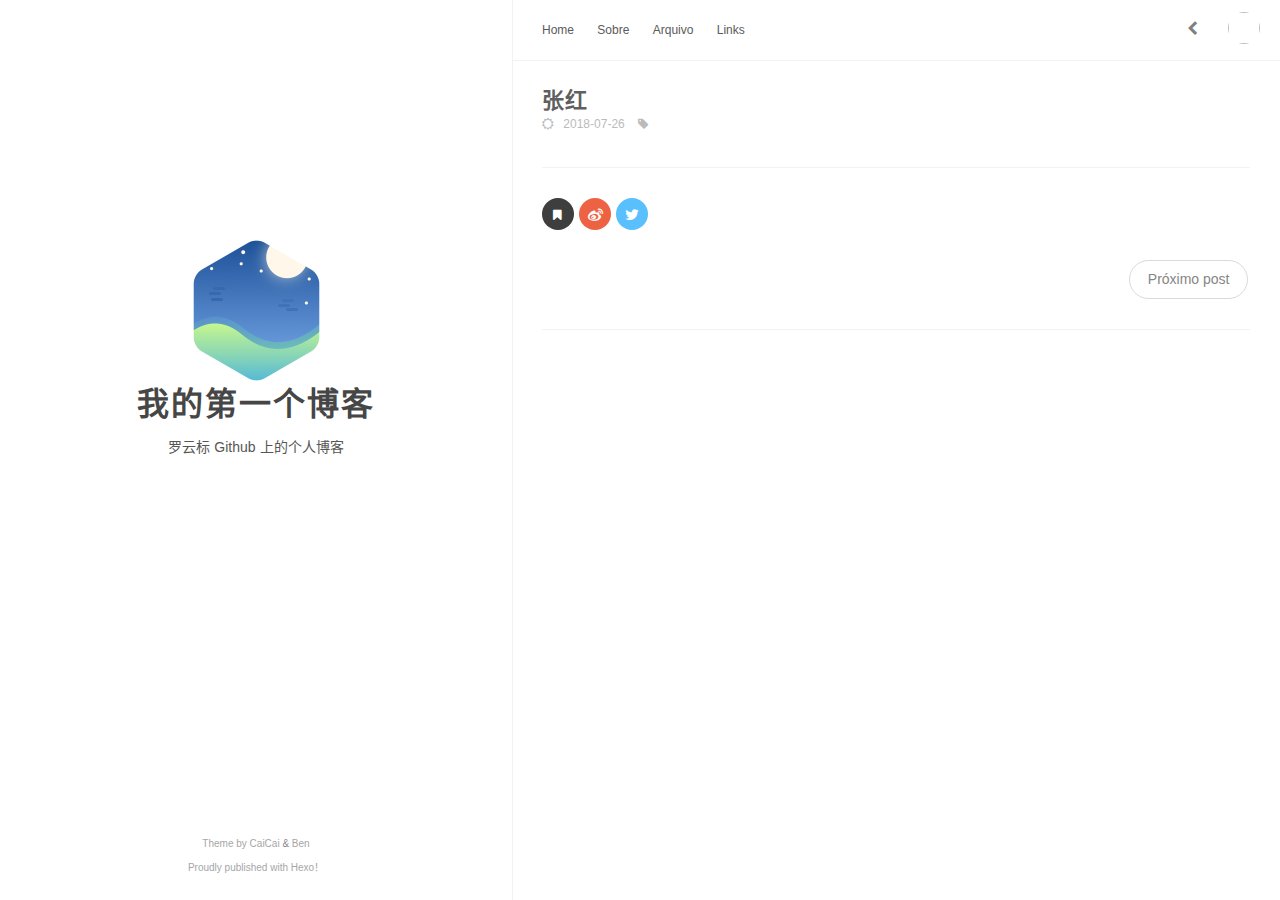
<file: 2018/07/26/张红/index.html>
<!DOCTYPE html>
<html lang="zh-CN">

<head>
  <meta charset="utf-8">
  <meta name="X-UA-Compatible" content="IE=edge">
  <meta name="author" content="LYB">
  <title>张红 · 我的第一个博客</title>
  <meta name="description" content="">
  <meta name="keywords">
  <meta content="width=device-width, initial-scale=1.0, maximum-scale=1.0, user-scalable=0"
                                                                                  name="viewport">
  <meta content="yes" name="apple-mobile-web-app-capable">
  <meta content="black" name="apple-mobile-web-app-status-bar-style">
  <meta content="telephone=no" name="format-detection">
  <meta name="renderer" content="webkit">
  <link rel="short icon" href="/images/favicon.png" type="image/x-icon">
  <link rel="stylesheet" href="/css/style.css">
  <link rel="stylesheet" href="/css/blog_basic.css">
  <link rel="stylesheet" href="/css/font-awesome.min.css">
  <link rel="alternate" type="application/atom+xml" title="ATOM 1.0" href="/atom.xml">
</head>

<body>
  <div class="sidebar animated fadeInDown">
    <div class="logo-title">
      <div class="title">
        <img src="/images/logo@2x.png" style="width:127px;">
        <h3 title="">
          <a href="/">我的第一个博客</a>
        </h3>
        <div class="description">
          <p>罗云标 Github 上的个人博客</p>
        </div>
      </div>
    </div>
    <ul class="social-links"></ul>
    <div class="footer">
      <a target="_blank" href="/">
        <span>Theme by </span>
      </a>
      <a href="https://www.caicai.me"> CaiCai </a>
      <span>&</span>
      <a href="https://github.com/Ben02/hexo-theme-Anatole"> Ben</a>
      <div class="by_farbox">
        <a href="https://hexo.io/zh-cn/" target="_blank">Proudly published with Hexo&#65281;</a>
      </div>
    </div>
  </div>
  <div class="main">
    <div class="page-top animated fadeInDown">
      <div class="nav">
        <li>
          <a href="/">Home</a>
        </li>
        <li>
          <a href="/about">Sobre</a>
        </li>
        <li>
          <a href="/archives">Arquivo</a>
        </li>
        <li>
          <a href="/links">Links</a>
        </li>
      </div>
      <div class="information">
        <div class="back_btn">
          <li>
            <a class="fa fa-chevron-left" onclick="window.history.go(-1)"> </a>
          </li>
        </div>
        <div class="avatar">
          <img>
        </div>
      </div>
    </div>
    <div class="autopagerize_page_element">
      <div class="content">
        <div class="post-page">
          <div class="post animated fadeInDown">
            <div class="post-title">
              <h3>
                <a>张红</a>
              </h3>
            </div>
            <div class="post-content">
            </div>
            <div class="post-footer">
              <div class="meta">
                <div class="info">
                  <i class="fa fa-sun-o"></i>
                  <span class="date">2018-07-26</span>
                  <i class="fa fa-tag"></i>
                </div>
              </div>
            </div>
          </div>
          <div class="share">
            <div class="evernote">
              <a class="fa fa-bookmark" href="javascript:(function(){EN_CLIP_HOST='http://www.evernote.com';try{var%20x=document.createElement('SCRIPT');x.type='text/javascript';x.src=EN_CLIP_HOST+'/public/bookmarkClipper.js?'+(new%20Date().getTime()/100000);document.getElementsByTagName('head')[0].appendChild(x);}catch(e){location.href=EN_CLIP_HOST+'/clip.action?url='+encodeURIComponent(location.href)+'&amp;title='+encodeURIComponent(document.title);}})();"
                                                                                              ref="nofollow" target="_blank"></a>
            </div>
            <div class="weibo">
              <a class="fa fa-weibo" href="javascript:void((function(s,d,e){try{}catch(e){}var f='http://service.weibo.com/share/share.php?',u=d.location.href,p=['url=',e(u),'&amp;title=',e(d.title),'&amp;appkey=2924220432'].join('');function a(){if(!window.open([f,p].join(''),'mb',['toolbar=0,status=0,resizable=1,width=620,height=450,left=',(s.width-620)/2,',top=',(s.height-450)/2].join('')))u.href=[f,p].join('');};if(/Firefox/.test(navigator.userAgent)){setTimeout(a,0)}else{a()}})(screen,document,encodeURIComponent));"></a>
            </div>
            <div class="twitter">
              <a class="fa fa-twitter" href="http://twitter.com/home?status=,http://lybcos.github.io/2018/07/26/张红/,我的第一个博客,张红,;"></a>
            </div>
          </div>
          <div class="pagination">
            <ul class="clearfix">
              <li class="next pagbuttons">
                <a class="btn" role="navigation" href="/2018/07/25/My-New-Post/" title="My New Post">Próximo post</a>
              </li>
            </ul>
          </div>
        </div>
      </div>
    </div>
  </div>
  <script src="/js/jquery.js"></script>
  <script src="/js/jquery-migrate-1.2.1.min.js"></script>
  <script src="/js/jquery.appear.js"></script>
</body>

</html>
</file>
<file: css/style.css>
@charset "UTF-8";
html {
  background-color: #fff;
  -webkit-font-smoothing: antialiased;
}

body {
  color: rgba(0, 0, 0, 0.5);
  font-family: 'PingHei', 'PingFang SC', Helvetica Neue, 'Work Sans', 'Hiragino Sans GB', 'Microsoft YaHei', SimSun, sans-serif;
  font-size: 15px;
  width: 100%;
  margin: 0 auto 30px auto;
  background-color: #fff;
}

p {
  line-height: 1.9em;
  font-weight: 400;
  font-size: 14px;
}

a {
  text-decoration: none;
}

a:link, a:visited {
  opacity: 1;
  -webkit-transition: all .15s linear;
  -moz-transition: all .15s linear;
  -o-transition: all .15s linear;
  -ms-transition: all .15s linear;
  transition: all .15s linear;
  color: #424242;
}

a:hover, a:active {
  color: #4786D6;
}

/*basic styles ends*/

/*animation starts*/

.animated {
  -webkit-animation-fill-mode: both;
  -moz-animation-fill-mode: both;
  -ms-animation-fill-mode: both;
  -o-animation-fill-mode: both;
  animation-fill-mode: both;
  -webkit-animation-duration: 1s;
  -moz-animation-duration: 1s;
  -ms-animation-duration: 1s;
  -o-animation-duration: 1s;
  animation-duration: 1s;
}

.animated.hinge {
  -webkit-animation-duration: 1s;
  -moz-animation-duration: 1s;
  -ms-animation-duration: 1s;
  -o-animation-duration: 1s;
  animation-duration: 1s;
}

@-webkit-keyframes fadeInDown {
  0% {
    opacity: 0;
    -webkit-transform: translateY(-20px);
  }
  100% {
    opacity: 1;
    -webkit-transform: translateY(0);
  }
}

@-moz-keyframes fadeInDown {
  0% {
    opacity: 0;
    -moz-transform: translateY(-20px);
  }
  100% {
    opacity: 1;
    -moz-transform: translateY(0);
  }
}

@-o-keyframes fadeInDown {
  0% {
    opacity: 0;
    -o-transform: translateY(-20px);
  }
  100% {
    opacity: 1;
    -o-transform: translateY(0);
  }
}

@keyframes fadeInDown {
  0% {
    opacity: 0;
    transform: translateY(-20px);
  }
  100% {
    opacity: 1;
    transform: translateY(0);
  }
}

.fadeInDown {
  -webkit-animation-name: fadeInDown;
  -moz-animation-name: fadeInDown;
  -o-animation-name: fadeInDown;
  animation-name: fadeInDown;
}

/*animation ends*/

.content {
  height: auto;
  float: right;
  width: 60%;
  margin-top: 60px;
}

.page-top {
  width: 60%;
  position: fixed;
  right: 0;
  z-index: 3;
  background-color: #fff;
  height: 60px;
  border-bottom: 1px solid #f2f2f2;
}

.page-top .nav {
  list-style: none;
  padding: 18px 30px;
  float: left;
  font-size: 12px;
}

.page-top .nav li {
  position: relative;
  display: initial;
  padding-right: 20px;
}

.page-top .nav a {
  color: #5A5A5A;
}

.page-top .nav a:hover {
  color: #4786D6;
}

.page-top .nav a.current {
  color: #5A5A5A;
  padding-bottom: 22px;
  border-bottom: 1px solid #5A5A5A;
}

.page-top .information {
  float: right;
  padding-top: 12px;
  padding-right: 20px;
}

.page-top .information .avatar {
  float: right;
}

.page-top .information .avatar img {
  width: 32px;
  height: 32px;
  border-radius: 300px;
}

.page-top .information .back_btn {
  float: left;
  padding-top: 5px;
  margin-right: -10px;
}

.page-top .information .back_btn li {
  display: initial;
  padding-right: 40px;
}

.sidebar {
  width: 40%;
  -webkit-background-size: cover;
  background-size: cover;
  background-color: #fff;
  height: 100%;
  transition: 0.8s;
  top: 0;
  left: 0;
  position: fixed;
  z-index: 4;
  border-right: 1px solid #f2f2f2;
}

.sidebar .logo-title {
  text-align: center;
  padding-top: 240px;
}

.sidebar .logo-title .description {
  font-size: 14px;
  color: #565654;
}

.sidebar .logo-title .logo {
  margin: 0 auto;
}

.sidebar .logo-title .title h3 {
  text-transform: uppercase;
  font-size: 2rem;
  font-weight: bold;
  letter-spacing: 2px;
  line-height: 1;
  margin: 0;
}

.sidebar .logo-title .title a {
  text-decoration: none;
  color: #464646;
  font-size: 2rem;
  font-weight: bold;
}

.sidebar .social-links {
  list-style: none;
  padding: 0;
  font-size: 14px;
  text-align: center;
}

.sidebar .social-links i {
  margin-right: 3px;
}

.sidebar .social-links li {
  display: inline;
  padding: 0 4px;
  line-height: 0;
}

.sidebar .social-links a {
  color: #565654;
}

.sidebar .social-links a:hover {
  color: #4786D6;
}

.post {
  background-color: #FFF;
  margin: 30px;
}

.post .post-title h1 {
  text-transform: uppercase;
  font-size: 30px;
  letter-spacing: 5px;
  line-height: 1;
}

.post .post-title h2 {
  text-transform: uppercase;
  letter-spacing: 1px;
  font-size: 28px;
  line-height: 1;
  font-weight: 600;
  color: #5f5f5f;
}

.post .post-title h3 {
  text-transform: uppercase;
  letter-spacing: 1px;
  line-height: 1;
  font-weight: 600;
  color: #464646;
  font-size: 22px;
  margin: 0;
}

.post .post-title a {
  text-decoration: none;
  letter-spacing: 1px;
  color: #5f5f5f;
}

.post .post-title a:hover {
  text-decoration: underline;
}

.post .post-content a {
  text-decoration: none;
  letter-spacing: 1px;
  color: #4786D6;
}

.post .post-content a:hover {
  color: #2F69B3;
}

.post .post-content h3 {
  color: #5F5F5F;
  font-size: 22px;
  font-weight: 600;
}

.post .post-content h4 {
  color: #5F5F5F;
  font-size: 16px;
}

.post .post-footer {
  padding: 0 0 30px 0;
  border-bottom: 1px solid #f2f2f2;
}

.post .post-footer .meta {
  max-width: 100%;
  height: 25px;
  color: #bbbbbb;
}

.post .post-footer .meta .info {
  float: left;
  font-size: 12px;
}

.post .post-footer .meta .info .date {
  margin-right: 10px;
}

.post .post-footer .meta a {
  text-decoration: none;
  color: #bbbbbb;
  padding-right: 10px;
}

.post .post-footer .meta a:hover {
  color: #4786D6;
}

.post .post-footer .meta i {
  margin-right: 6px;
}

.post .post-footer .tags {
  padding-bottom: 15px;
  font-size: 13px;
}

.post .post-footer .tags ul {
  list-style-type: none;
  display: inline;
  margin: 0;
  padding: 0;
}

.post .post-footer .tags ul li {
  list-style-type: none;
  margin: 0;
  padding-right: 5px;
  display: inline;
}

.post .post-footer .tags a {
  text-decoration: none;
  color: rgba(0, 0, 0, 0.44);
  font-weight: 400;
}

.post .post-footer .tags a:hover {
  text-decoration: none;
}

.pagination {
  margin: 30px;
  padding: 0px 0 56px 0;
  border-bottom: 1px solid #f2f2f2;
}

.pagination ul {
  list-style: none;
  margin: 0;
  padding: 0;
  height: 13px;
}

.pagination ul li {
  margin: 0 2px 0 2px;
  display: inline;
  line-height: 1;
}

.pagination ul li a {
  text-decoration: none;
}

.pagination .pre {
  float: left;
}

.pagination .next {
  float: right;
}

.like-reblog-buttons {
  float: right;
}

.like-button {
  float: right;
  padding: 0 0 0 10px;
}

.reblog-button {
  float: right;
  padding: 0;
}

#install-btn {
  position: fixed;
  bottom: 0px;
  right: 6px;
}

#disqus_thread {
  margin: 30px;
  border-bottom: 1px solid #f2f2f2;
}

.footer {
  clear: both;
  text-align: center;
  font-size: 10px;
  margin: 0 auto;
  bottom: 0;
  position: absolute;
  width: 100%;
  padding-bottom: 20px;
  background: #fff;
}

.footer a {
  color: #A6A6A6;
}

.footer a:hover {
  color: #4786D6;
}

/*for archive*/

.archive {
  width: 100%;
}

.list-with-title {
  font-size: 14px;
  margin: 30px;
  padding: 0;
}

.list-with-title li {
  list-style-type: none;
  padding: 0;
}

.list-with-title .listing-title {
  font-size: 24px;
  color: #666666;
  font-weight: 600;
  line-height: 2.2em;
}

.list-with-title .listing {
  padding: 0;
}

.list-with-title .listing .listing-post {
  padding-bottom: 5px;
}

.list-with-title .listing .listing-post .post-time {
  float: right;
  color: #C5C5C5;
}

.list-with-title .listing .listing-post a {
  color: #8F8F8F;
}

.list-with-title .listing .listing-post a:hover {
  color: #4786D6;
}

/* share */

.share {
  margin: 0px 30px;
  display: inline-flex;
}

.evernote {
  width: 32px;
  height: 32px;
  border-radius: 300px;
  background-color: #3E3E3E;
  margin-right: 5px;
}

.evernote a {
  color: #fff;
  padding: 11px;
  font-size: 12px;
}

.evernote a:hover {
  color: #ED6243;
  padding: 11px;
}

.weibo {
  width: 32px;
  height: 32px;
  border-radius: 300px;
  background-color: #ED6243;
  margin-right: 5px;
}

.weibo a {
  color: #fff;
  padding: 9px;
}

.weibo a:hover {
  color: #BD4226;
}

.twitter {
  width: 32px;
  height: 32px;
  border-radius: 300px;
  background-color: #59C0FD;
  margin-right: 5px;
}

.twitter a {
  color: #fff;
  padding: 9px;
}

.twitter a:hover {
  color: #4B9ECE;
}

/* about */

.about {
  margin: 30px;
}

.about h3 {
  font-size: 22px;
}

/* links*/

.links {
  margin: 30px;
}

.links h3 {
  font-size: 22px;
}

.links a {
  cursor: pointer;
}

/* 评论样式 */

.comment-count {
  color: #666;
}

.tab-community {
  color: #666;
}

.read_more {
  font-size: 14px;
}

.back-button {
  padding-top: 30px;
  max-width: 100px;
  padding-left: 40px;
  float: left;
}

/* 默认评论样式 */

#fb_comments_container {
  margin: 30px;
}

/* 按钮样式 */

a.btn {
  color: #868686;
  font-weight: 400;
}

.btn {
  display: inline-block;
  position: relative;
  outline: 0;
  color: rgba(0, 0, 0, 0.44);
  background: transparent;
  font-size: 14px;
  text-align: center;
  text-decoration: none;
  cursor: pointer;
  border: 1px solid rgba(0, 0, 0, 0.15);
  white-space: nowrap;
  font-weight: 400;
  font-style: normal;
  border-radius: 999em;
}

.btn:hover {
  display: inline-block;
  position: relative;
  outline: 0px;
  color: #464545;
  background: transparent;
  font-size: 14px;
  text-align: center;
  text-decoration: none;
  cursor: pointer;
  border: 1px solid #464545;
  white-space: nowrap;
  font-weight: 400;
  font-style: normal;
  border-radius: 999em;
}

[role="back"] {
  padding: 0.5em 1.25em;
  line-height: 1.666em;
}

[role="home"] {
  padding: 0.5em 1.25em;
  line-height: 1.666em;
}

[role="navigation"] {
  padding: 0.5em 1.25em;
  line-height: 1.666em;
}

[role="tags"] {
  padding: 6px 12px;
}

/* Menu样式 */

.menu {
  float: right;
  padding-top: 30px;
}

.menu .btn-down {
  margin: 0px;
}

.menu .btn-down li {
  list-style: none;
  width: 100px;
}

.menu .btn-down li a {
  display: inline-block;
  position: relative;
  padding: 0.5em 1.25em;
  outline: 0;
  color: rgba(0, 0, 0, 0.44);
  background: transparent;
  font-size: 14px;
  text-align: center;
  text-decoration: none;
  cursor: pointer;
  border: 1px solid rgba(0, 0, 0, 0.15);
  white-space: nowrap;
  font-weight: 400;
  font-style: normal;
  border-radius: 999em;
  margin-top: 5px;
}

.menu .btn-down li a:hover {
  position: relative;
  padding: 0.5em 1.25em;
  outline: 0;
  color: #fff;
  background: #3CBD10;
  font-size: 14px;
  text-align: center;
  text-decoration: none;
  cursor: pointer;
  border: 1px solid rgba(0, 0, 0, 0.15);
  white-space: nowrap;
  font-weight: 400;
  font-style: normal;
  border-radius: 999em;
  margin-top: 5px;
}

.menu .btn-down div {
  position: absolute;
  visibility: hidden;
  width: 100px;
  float: right;
}

.page_404 {
  text-align: center;
  padding-top: 50px;
}

@media screen and (max-width: 960px) {
  .sidebar {
    width: 100%;
    position: absolute;
    border-right: none;
    z-index: 1;
  }
  .sidebar .logo-title {
    padding-top: 120px;
  }
  .sidebar .logo-title .title img {
    width: 100px;
  }
  .sidebar .logo-title .title h3 {
    font-size: 20px;
  }
  .page-top {
    width: 100%;
  }
  .post-title h3 {
    line-height: 1.6;
  }
  .content {
    margin-top: 420px;
    width: 100%;
    z-index: 2;
    position: absolute;
  }
  .footer {
    display: none;
  }
  .share {
    display: grid;
  }
}
</file>
<file: css/blog_basic.css>
.post-content .tip {
  position: relative;
  margin: 2em 0;
  padding: 12px 24px 12px 30px;
  border-left: 4px solid #f66;
  border-top-right-radius: 2px;
  border-bottom-right-radius: 2px;
  background-color: #f8f8f8
}

.post-content .tip br {
  /**display: none**/
}

.post-content .tip:before {
  position: absolute;
  top: 14px;
  left: -12px;
  content: "!";
  width: 20px;
  height: 20px;
  border-radius: 100%;
  color: #fff;
  font-size: 14px;
  line-height: 20px;
  font-weight: bold;
  text-align: center;
  background-color: #f66;
  font-family: 'Dosis', 'Source Sans Pro', 'Helvetica Neue', Arial, sans-serif
}

.content>.post>.post-content>p {
  word-wrap: break-word;
  word-break: break-all;
}

#ds-thread, #disqus_thread, #cloud-tie-wrapper {
  margin: 0 30px !important
}

pre {
  font-size: 0.8em !important;
  background-color: #f8f8f8 !important;
  font-family: 'Roboto Mono', 'Lucida Console', 'Trebuchet MS', 'Courier New', Monaco, courier, 'PingFang SC', 'Hiragino Sans GB', 'Microsoft Jhenghei', 'Microsoft YaHei', monospace !important
}

figure.highlight {
  position: relative !important;
  margin: 1em 0 !important;
  border-radius: 2px !important;
  line-height: 1.1em !important;
  background-color: #f8f8f8 !important;
  overflow-x: auto !important
}

figure.highlight table, figure.highlight tr, figure.highlight td {
  width: 100% !important;
  border-collapse: collapse !important;
  padding: 0 !important;
  margin: 0 !important
}

figure.highlight .gutter {
  display: none !important
}

figure.highlight .code pre {
  padding: 1.2em 1.4em !important;
  line-height: 1.5em !important;
  margin: 0 !important
}

figure.highlight.html .code:after, figure.highlight.js .code:after, figure.highlight.bash .code:after, figure.highlight.css .code:after, figure.highlight.scss .code:after, figure.highlight.diff .code:after, figure.highlight.java .code:after, figure.highlight.xml .code:after, figure.highlight.python .code:after, figure.highlight.json .code:after, figure.highlight.swift .code:after, figure.highlight.ruby .code:after, figure.highlight.perl .code:after, figure.highlight.php .code:after, figure.highlight.c .code:after, figure.highlight.cpp .code:after {
  position: absolute !important;
  top: 0 !important;
  right: 0 !important;
  color: #ccc !important;
  text-align: right !important;
  font-size: 0.75em !important;
  padding: 5px 10px 0 !important;
  line-height: 15px !important;
  height: 15px !important;
  font-weight: 600 !important
}

figure.highlight.html .code:after {
  content: "HTML"
}

figure.highlight.js .code:after {
  content: "JS"
}

figure.highlight.bash .code:after {
  content: "BASH"
}

figure.highlight.css .code:after {
  content: "CSS"
}

figure.highlight.scss .code:after {
  content: "SCSS"
}

figure.highlight.diff .code:after {
  content: "DIFF"
}

figure.highlight.java .code:after {
  content: "JAVA"
}

figure.highlight.xml .code:after {
  content: "XML"
}

figure.highlight.python .code:after {
  content: "PYTHON"
}

figure.highlight.json .code:after {
  content: "JSON"
}

figure.highlight.swift .code:after {
  content: "SWIFT"
}

figure.highlight.ruby .code:after {
  content: "RUBY"
}

figure.highlight.perl .code:after {
  content: "PERL"
}

figure.highlight.php .code:after {
  content: "PHP"
}

figure.highlight.c .code:after {
  content: "C"
}

figure.highlight.java .code:after {
  content: "JAVA"
}

figure.highlight.cpp .code:after {
  content: "CPP"
}

figure.highlight.cpp .code:after {
  content: 'C++'
}

pre {
  color: #525252 !important
}

pre .function .keyword, pre .constant {
  color: #0092db !important
}

pre .keyword, pre .attribute {
  color: #e96900 !important
}

pre .number, pre .literal {
  color: #ae81ff !important
}

pre .tag, pre .tag .title, pre .change, pre .winutils, pre .flow, pre .lisp .title, pre .clojure .built_in, pre .nginx .title, pre .tex .special {
  color: #2973b7 !important
}

pre .symbol, pre .symbol .string, pre .value, pre .regexp {
  color: #42b983 !important
}

pre .title {
  color: #83B917 !important
}

pre .tag .value, pre .string, pre .subst, pre .haskell .type, pre .preprocessor, pre .ruby .class .parent, pre .built_in, pre .sql .aggregate, pre .django .template_tag, pre .django .variable, pre .smalltalk .class, pre .javadoc, pre .django .filter .argument, pre .smalltalk .localvars, pre .smalltalk .array, pre .attr_selector, pre .pseudo, pre .addition, pre .stream, pre .envvar, pre .apache .tag, pre .apache .cbracket, pre .tex .command, pre .prompt {
  color: #42b983 !important
}

pre .comment, pre .java .annotation, pre .python .decorator, pre .template_comment, pre .pi, pre .doctype, pre .shebang, pre .apache .sqbracket, pre .tex .formula {
  color: #b3b3b3 !important
}

pre .deletion {
  color: #BA4545 !important
}

pre .coffeescript .javascript, pre .javascript .xml, pre .tex .formula, pre .xml .javascript, pre .xml .vbscript, pre .xml .css, pre .xml .cdata {
  opacity: 0.5 !important
}

html {
  height: 100%;
  max-height: 100%;
  padding: 0;
  margin: 0;
}

body {
  padding: 0;
  margin: 0;
  line-height: 1.6em;
}

.clear {
  clear: both;
  display: block;
  overflow: hidden;
  visibility: hidden;
  width: 0;
  height: 0;
}

h1, h2, h3, h4, h5, h6 {
  text-rendering: optimizeLegibility;
  line-height: 1;
  margin: 2rem 0;
}

h1 {
  font-size: 2.1rem;
  line-height: 1.2em;
}

h2 {
  font-size: 1.9rem;
  line-height: 1.2em;
}

h3 {
  font-size: 1.75rem;
}

h4 {
  font-size: 1.3rem;
}

h5 {
  font-size: 1.3rem;
}

h6 {
  font-size: 1.3rem;
}

img {
  max-width: 100%;
  height: auto;
}

p, ul, ol, dl {
  margin: 1em 0;
}

ol ol, ul ul, ul ol, ol ul {
  margin: 0.4em 0;
}

ul p, ol p, li p, .content li p, blockquote p, .content blockquote p, .post blockquote p, .post li p {
  margin: 0;
  overflow: visible;
}

a img {
  border: none;
}

dl dt {
  float: left;
  width: 180px;
  overflow: hidden;
  clear: left;
  text-align: right;
  text-overflow: ellipsis;
  white-space: nowrap;
  font-weight: bold;
  margin-bottom: 1em;
}

dl dd {
  margin-left: 200px;
  margin-bottom: 1em;
}

hr {
  display: block;
  height: 1px;
  border: 0;
  border-top: 1px solid #efefef;
  margin: 3.2em 0;
  padding: 0;
}

blockquote {
  box-sizing: border-box;
  margin: 1.6em 0 1.6em -2.2em;
  padding: 0 0 0 1.6em;
  border-left: #4a4a4a 0.4em solid;
}

blockquote p {
  margin: 0.8em 0;
}

blockquote small {
  display: inline-block;
  margin: 0.8em 0 0.8em 1.5em;
  font-size: 0.9em;
  color: #ccc;
}

blockquote small:before {
  content: '\2014 \00A0';
}

blockquote cite {
  font-weight: bold;
}

blockquote cite a {
  font-weight: normal;
}

mark {
  background-color: #ffc336;
}

code, tt {
  padding: 1px 3px;
  font-family: Inconsolata, monospace, sans-serif;
  font-size: 0.85em;
  white-space: pre-wrap;
  border: 1px solid #E3EDF3;
  background: #f7f7f9;
  color: #d14;
  border-radius: 2px;
}

/**
                      pre {
                        -moz-box-sizing: border-box;
                        box-sizing: border-box;
                        margin: 1.6em 0;
                        border: 1px solid #E3EDF3;
                        width: 100%;
                        padding: 10px;
                        font-family: Inconsolata, monospace, sans-serif;
                        font-size: 0.9em;
                        white-space: pre;
                        overflow: auto;
                        background: #F7FAFB;
                        border-radius: 3px; }

                        pre code, tt {
                          font-size: inherit;
                          white-space: -moz-pre-wrap;
                          white-space: pre-wrap;
                          background: transparent;
                          border: none;
                          color: #333;
                          padding: 0; }

                          kbd {
                            display: inline-block;
                            margin-bottom: 0.4em;
                            padding: 1px 8px;
                            border: #ccc 1px solid;
                            color: #666;
                            text-shadow: #fff 0 1px 0;
                            font-size: 0.9em;
                            font-weight: bold;
                            background: #f4f4f4;
                            border-radius: 4px;
                            box-shadow: 0 1px 0 rgba(0, 0, 0, 0.2), 0 1px 0 0 white inset; }

                            table {
                              -moz-box-sizing: border-box;
                              box-sizing: border-box;
                              margin: 1em 0;
                              width: 100%;
                              max-width: 100%;
                              border-width: 1px;
                              border-style: solid;
                              background-color: transparent; }

                              table, table tr, table tr td, table tr th {
                                border-color: #e5e5e5; }

                                table th {
                                  color: #666666;
                                  background-color: #fdfdfd; }

                                  tr th {
                                    border-bottom-width: 1px;
                                    border-bottom-style: solid;
                                    text-align: left; }

                                    tr th, tr td {
                                      padding: 5px 20px;
                                      border-right: 1px solid;
                                      font-size: 1rem; }

                                      tr th:last-child, tr td:last-child {
                                        border-right: 0px; }

                                        table th {
                                          font-weight: bold; }

                                          table tbody > tr:nth-child(odd) > td, table tbody > tr:nth-child(odd) > th {
                                            background-color: #f9f9f9; }

                                            .gist {
                                              font-size: 12px; }
                                              .gist table {
                                                margin: 0;
                                                width: auto; }
                                                .gist table pre {
                                                  font-size: 12px; }
                                                  .gist table .line-numbers {
                                                    font-size: 12px; }
**/

.toc {
  border: 1px solid #f0f0f0;
  margin-bottom: 20px;
  padding: 10px 30px;
}

#fb_comments_container {
  overflow: hidden;
  margin: 0 auto;
}

#fb_comments_container #fb_comments {
  list-style-type: none;
  padding: 0;
}

#fb_comments_container #fb_comments h1 {
  font-size: 1.3em;
}

#fb_comments_container #fb_comments h2 {
  font-size: 1.2em;
}

#fb_comments_container #fb_comments h3 {
  font-size: 1.1em;
}

#fb_comments_container #fb_comments h4, #fb_comments_container #fb_comments h5, #fb_comments_container #fb_comments h6 {
  font-size: 1.05em;
}

#fb_comments_container #fb_comments .comment {
  position: relative;
  padding: 25px 0;
  border-bottom: 1px solid rgba(150, 150, 150, 0.2);
  *border-bottom: 1px solid #f0f0f0;
}

#fb_comments_container #fb_comments .comment .avatar {
  position: absolute;
  top: 25px;
  left: 0;
  width: 50px;
  float: left;
}

#fb_comments_container #fb_comments .comment .avatar img {
  width: 48px;
  border: none;
  border-radius: 5px;
  margin: 0;
}

#fb_comments_container #fb_comments .comment .comment_body, #fb_comments_container #fb_comments .comment .c_content {
  margin-left: 70px;
  display: block;
}

#fb_comments_container #fb_comments .comment .comment_body p, #fb_comments_container #fb_comments .comment .c_content p {
  margin: 5px 0 15px 0;
  padding: 0;
  line-height: 1.8;
}

#fb_comments_container #fb_comments .comment .comment_body .author, #fb_comments_container #fb_comments .comment .c_content .author {
  line-height: 1.5em;
  margin: 0;
  padding: 0;
}

#fb_comments_container #fb_comments .comment .comment_body .author b, #fb_comments_container #fb_comments .comment .c_content .author b {
  color: #555;
}

#fb_comments_container #fb_comments .comment .comment_body .author small, #fb_comments_container #fb_comments .comment .c_content .author small {
  font-weight: normal;
  padding-left: 10px;
  font-size: 0.7em;
  color: #666;
}

#fb_new_comment {
  padding-bottom: 50px;
}

#fb_new_comment textarea {
  border-radius: 5px;
  height: 80px;
  width: 98%;
  padding: 5px;
  font-size: 1em;
  border: 1px solid rgba(150, 150, 150, 0.5);
  *border: 1px solid #a8a8a8;
  line-height: 1.5;
}

#fb_new_comment .comment_error {
  color: red;
  text-align: center;
  display: block;
  font-size: 0.8em;
  padding-top: 1em;
}

#fb_new_comment .c_button:hover {
  background: #E60900;
  color: #fff;
  text-decoration: none;
}

#fb_new_comment .c_button, #fb_new_comment #c_submit {
  cursor: pointer;
  font-family: "Hiragino Sans GB", "Microsoft YaHei", sans-serif;
  font-size: 1em;
  line-height: 1.3em;
  letter-spacing: 1px;
  border-radius: 5px;
  padding: 5px 5px 2px 5px;
}

#fb_new_comment .input_body {
  margin-top: 10px;
}

#fb_new_comment .input_body ul {
  list-style: none;
  padding: 5px 0;
  margin: auto 0;
}

#fb_new_comment .input_body ul li {
  float: left;
  margin-right: 2.2%;
  *margin-right: 22px;
}

#fb_new_comment .input_body ul li label {
  line-height: 1em;
}

#fb_new_comment .input_body ul li input {
  border-radius: 5px;
  border: 1px solid #ddd;
  padding: 5px;
  background: rgba(255, 255, 255, 0.5);
  margin: 0 0 10px 0;
}

#SwfStore_farbox_0 {
  height: 0;
  overflow: hidden;
}

@media screen and (max-width: 320px) {
  #fb_comments .c_content, #fb_comments .comment_body {
    margin-left: 57px;
  }
}
</file>
